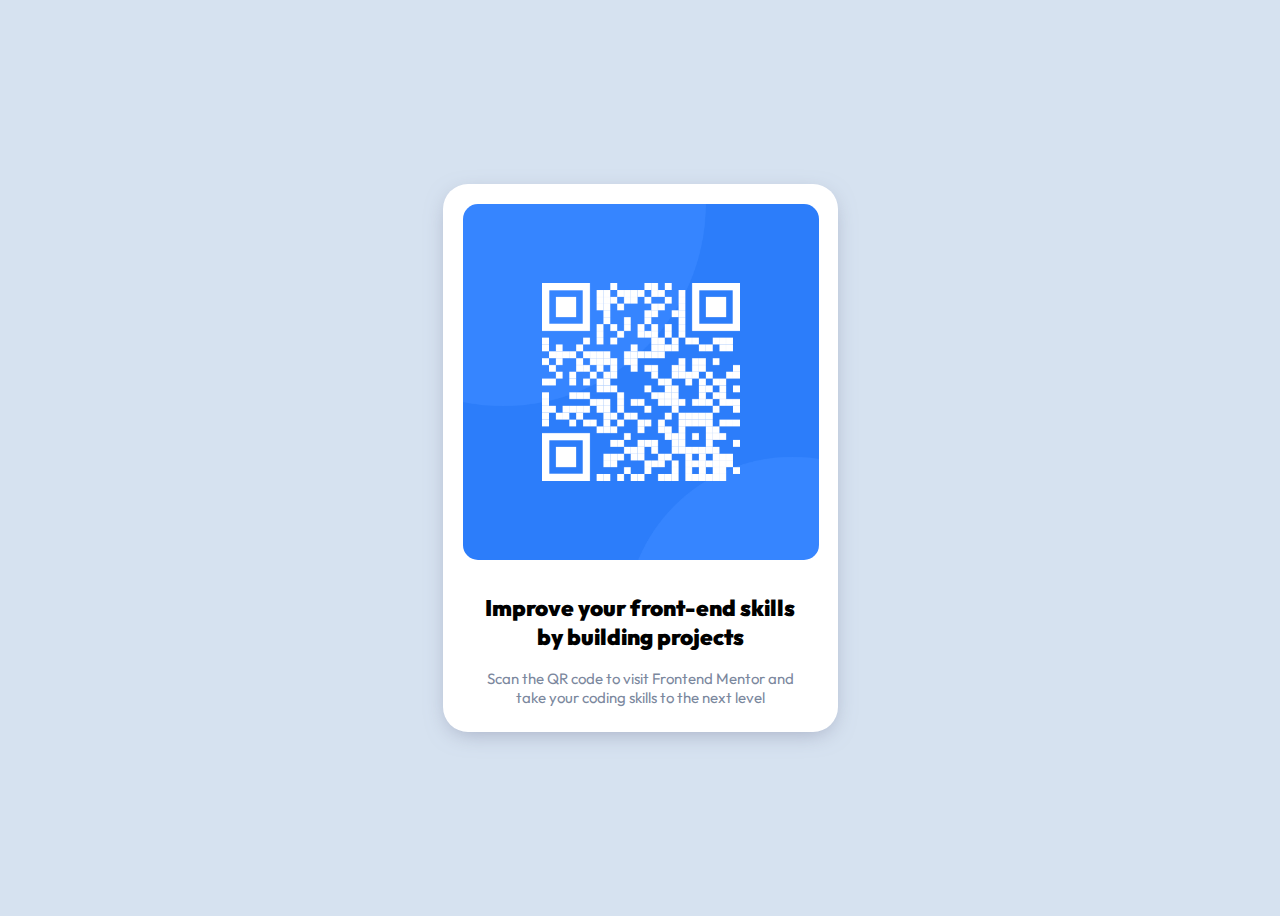
<file: index.html>
<!DOCTYPE html>
<html lang="en">
<head>
  <meta charset="UTF-8">
  <meta name="viewport" content="width=device-width, initial-scale=1.0"> <!-- displays site properly based on user's device -->
  <link rel="stylesheet" href="styles.css">
  <link rel="icon" type="image/png" sizes="32x32" href="./images/favicon-32x32.png">
  <style>
    @import url('https://fonts.googleapis.com/css2?family=Outfit:wght@400;700&display=swap');
  </style>
  <title>Frontend Mentor | QR code component</title>

  <!-- Feel free to remove these styles or customise in your own stylesheet 👍 -->
  <style>
    .attribution { font-size: 11px; text-align: center; }
    .attribution a { color: hsl(228, 45%, 44%); }
  </style>
</head>
<body>
  <div class="mainhead">
    <div class="container">
      <div class="Qr">
        <img src="images/image-qr-code.png" id="QRIMG" alt="A QR Tag">
      </div>
  
      <div class="discription">
        <h2>
            <b>
            Improve your front-end skills by building projects
          </b> 
        </h2>
      </div>
      
      <div class="paragraph">
        <p>Scan the QR code to visit Frontend Mentor and take your coding skills to the next level</p>
      </div>
    </div>
  </div>

</body>
</html>
</file>
<file: styles.css>
body{
    background-color: hsl(212, 45%, 89%);
    
    
}

.mainhead  {
    height: 100vh;
    width: 100%;
    display: flex;
    justify-content: center;
    align-items: center;
    
    
}
.container{
    -webkit-box-shadow: 0px 6px 22px -6px rgba(123,129,157,0.6);
-moz-box-shadow: 0px 6px 22px -6px rgba(123,129,157,0.6);
box-shadow: 0px 6px 22px -6px rgba(123,129,157,0.6);
    background-color:hsl(0, 0%, 100%);
    width: 375px;
    padding: 10px;
    border-radius: 25px; 
}

.Qr{
   
    border-radius: 25px; 
}

.discription{
font-size: 15px;
font-family: Outfit;
font-weight: 700;
padding-left: 20px;
padding-right: 20px;
text-align: center;
}
#QRIMG{
    
    width: 95%;
    height: auto;
    padding: 10px;
    object-fit: contain;
    border-radius: 25px;
   
   
}
.paragraph{
    font-size: 15px;
    padding-left: 20px;
    padding-right: 20px;
    font-family: Outfit;
    font-weight: 400;
    text-align: center;
    color: hsl(220, 15%, 55%);
   
    
}
</file>
